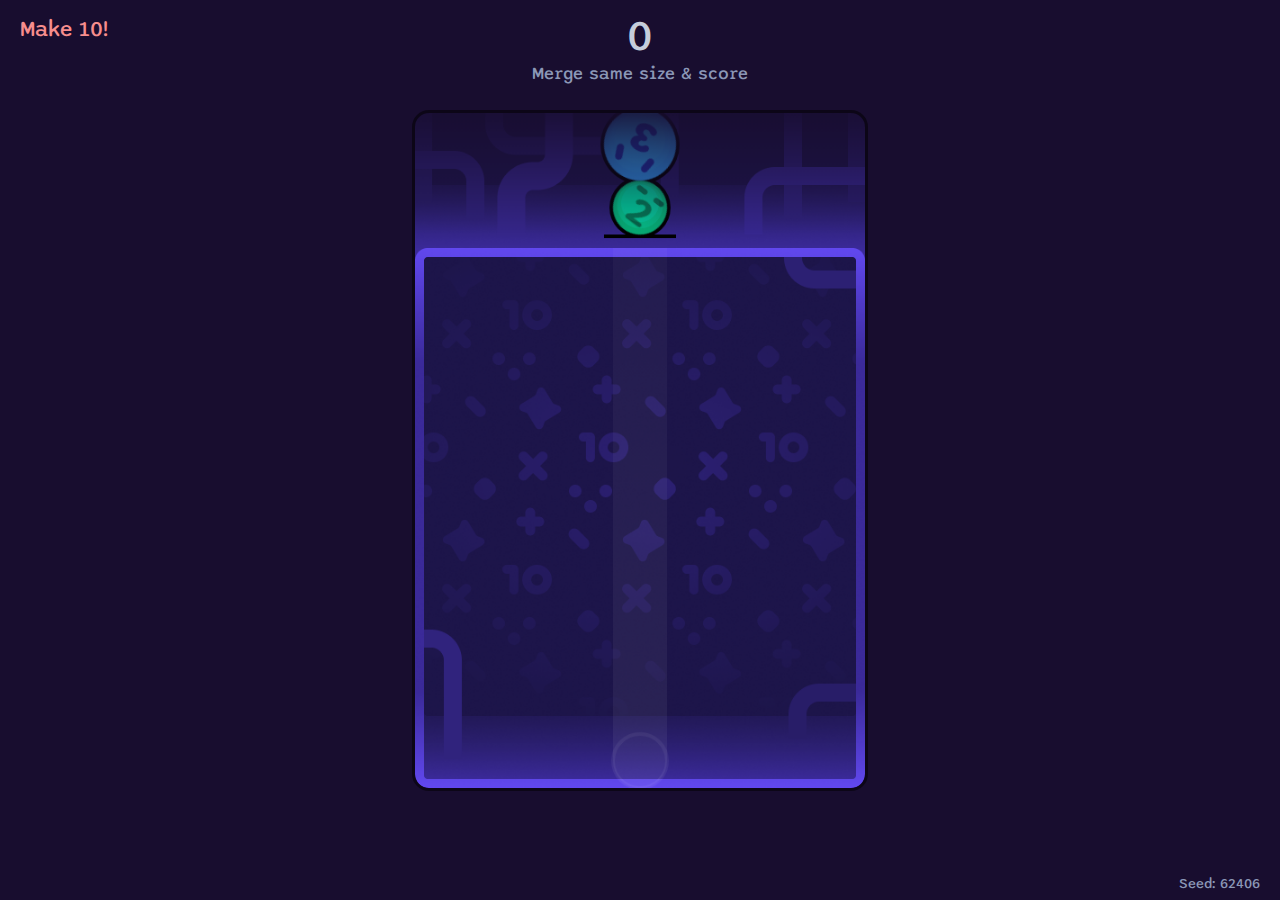
<file: index.html>
<!DOCTYPE html>
<html>
<head>
    <meta charset="UTF-8">
    <meta name="viewport" content="width=device-width, initial-scale=1.0, maximum-scale=1.0, user-scalable=no">
    <title>Suika Game Remix</title>
    <link rel="stylesheet" href="styles.css">
</head>
<body>
    <div id="seed">Seed: N/A</div>

    <script src="matter.js"></script>

    <canvas id="canvas-container"></canvas>

    <script src="game.js"></script>
    <script src="render.js"></script>

    <div id="score-text">0</div>
    <div id="combo-text">Merge same size & score</div>

    <div id="game-title">Make 10!</div>
</body>
</html>
</file>
<file: styles.css>
@font-face {
    font-family: 'Sono';
    src: url('assets/fonts/Sono-Variable.ttf') format('truetype');
}

body {
    font-family: 'Sono', sans-serif;
    font-variation-settings: 'MONO' 0;
    font-feature-settings: "ss05";
    margin: 0;
    overflow: hidden;
    display: flex;
    justify-content: center;
    align-items: center;
    height: 100vh;
    background-color: #180d2f;
    touch-action: none;
    /* font-family: system-ui, -apple-system, BlinkMacSystemFont, 'Segoe UI', Roboto, Oxygen, Ubuntu, Cantarell, 'Open Sans', 'Helvetica Neue', sans-serif; */
}

#canvas-container {
    width: 50vh; 
    height: 75vh;
    overflow: hidden;
    border-radius: 14px;
    outline: rgba(0, 0, 0, 0.5) 3px solid;
}

#canvas-container * {
    user-select: none;
   -webkit-user-select: none;
}

@media (max-aspect-ratio: 2/3) {
    #canvas-container {
        width: 90vw; 
        height: 135vw;
    }
}

#score-text {
    position: absolute;
    top: 1vh;
    left: 50%;
    transform: translateX(-50%);
    text-align: center;
    font-size: 5vh;
    color: #c5cddb;
    font-weight: 500;
    user-select: none;
   -webkit-user-select: none;
}

#combo-text {
    position: absolute;
    top: 7vh;
    left: 50%;
    transform: translateX(-50%);
    text-align: center;
    font-size: 2vh;
    color: #8B97B6;
    font-weight: 500;
    user-select: none;
   -webkit-user-select: none;
}

#game-title {
    position: absolute;
    top: 15px;
    left: 20px;
    font-size: 2.5vh;
    color: #f78d8d;
    font-weight: 500;
    user-select: none;
   -webkit-user-select: none;
}

#seed {
    position: absolute;
    bottom: 0.9vh;
    right: 20px;
    font-size: 1.6vh;
    font-weight: 500;
    color: #8B97B6;
    text-align: right;
    user-select: none;
   -webkit-user-select: none;
}
</file>
